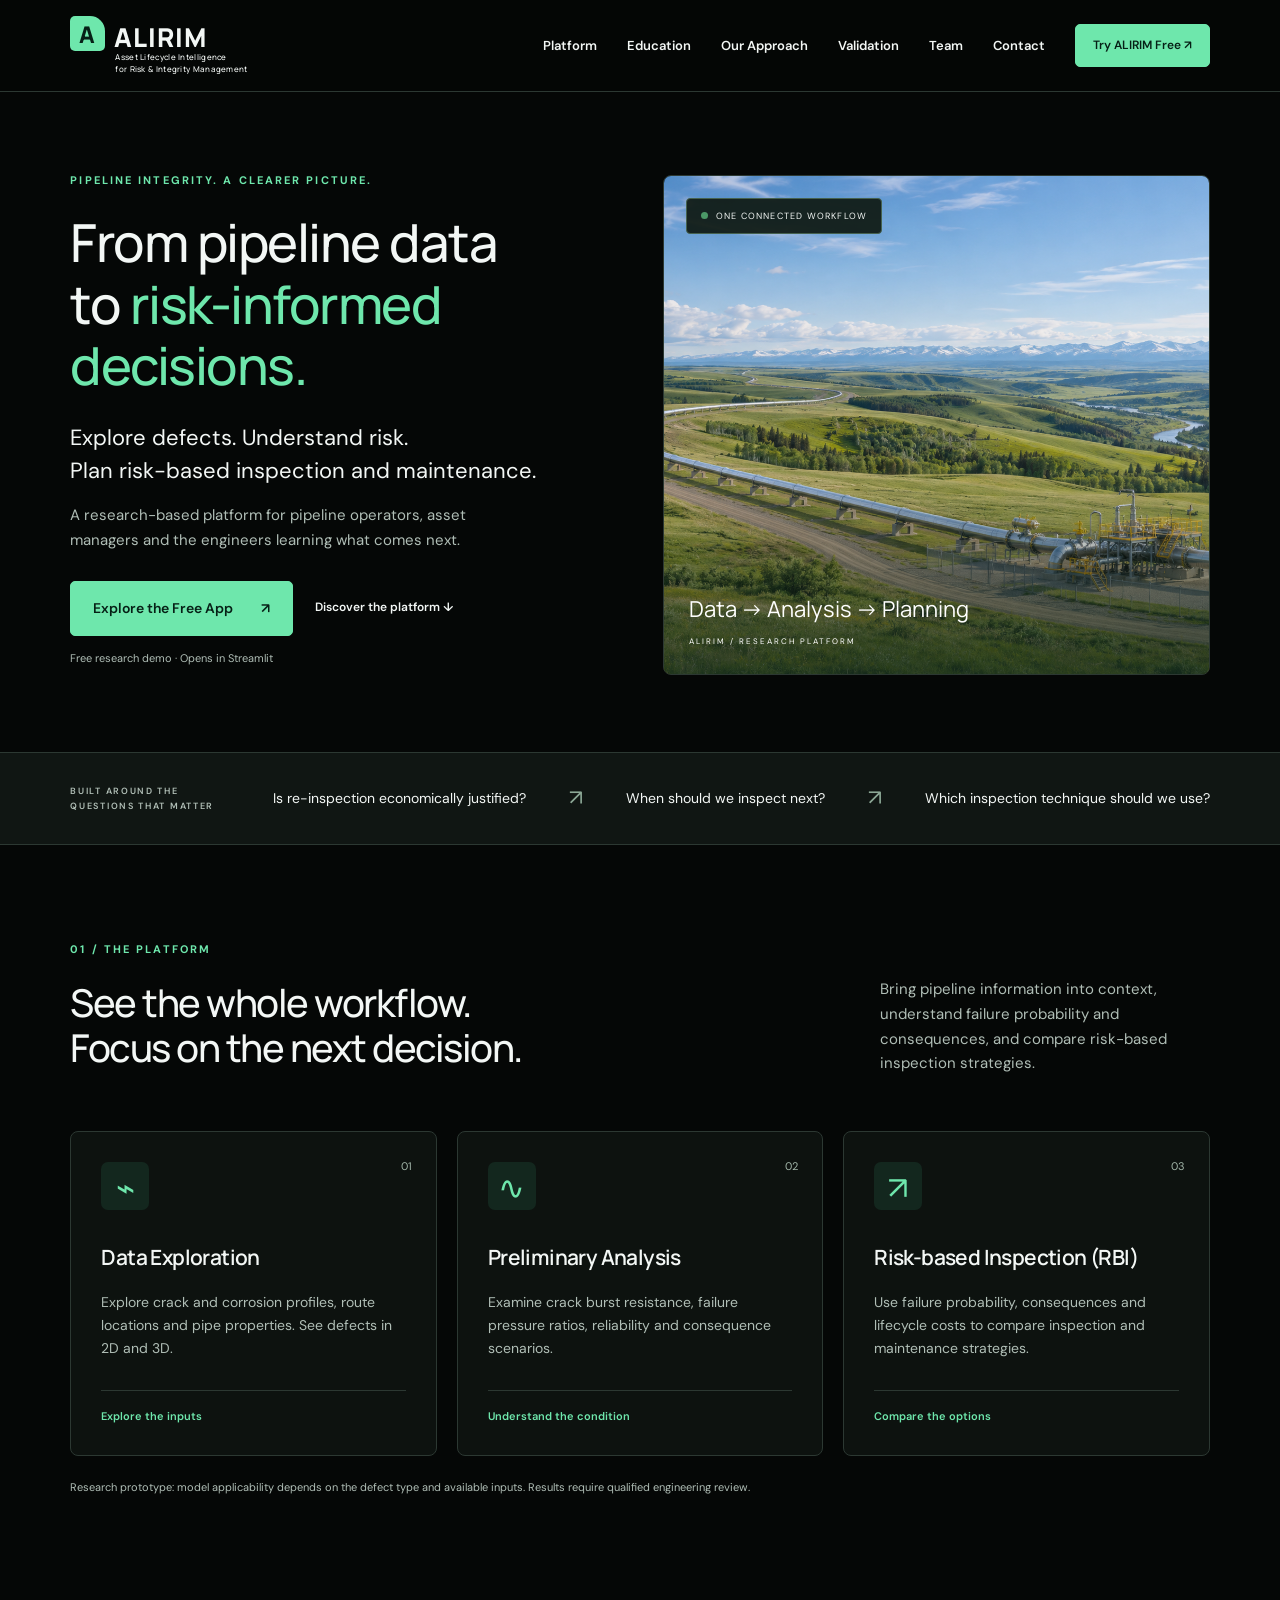
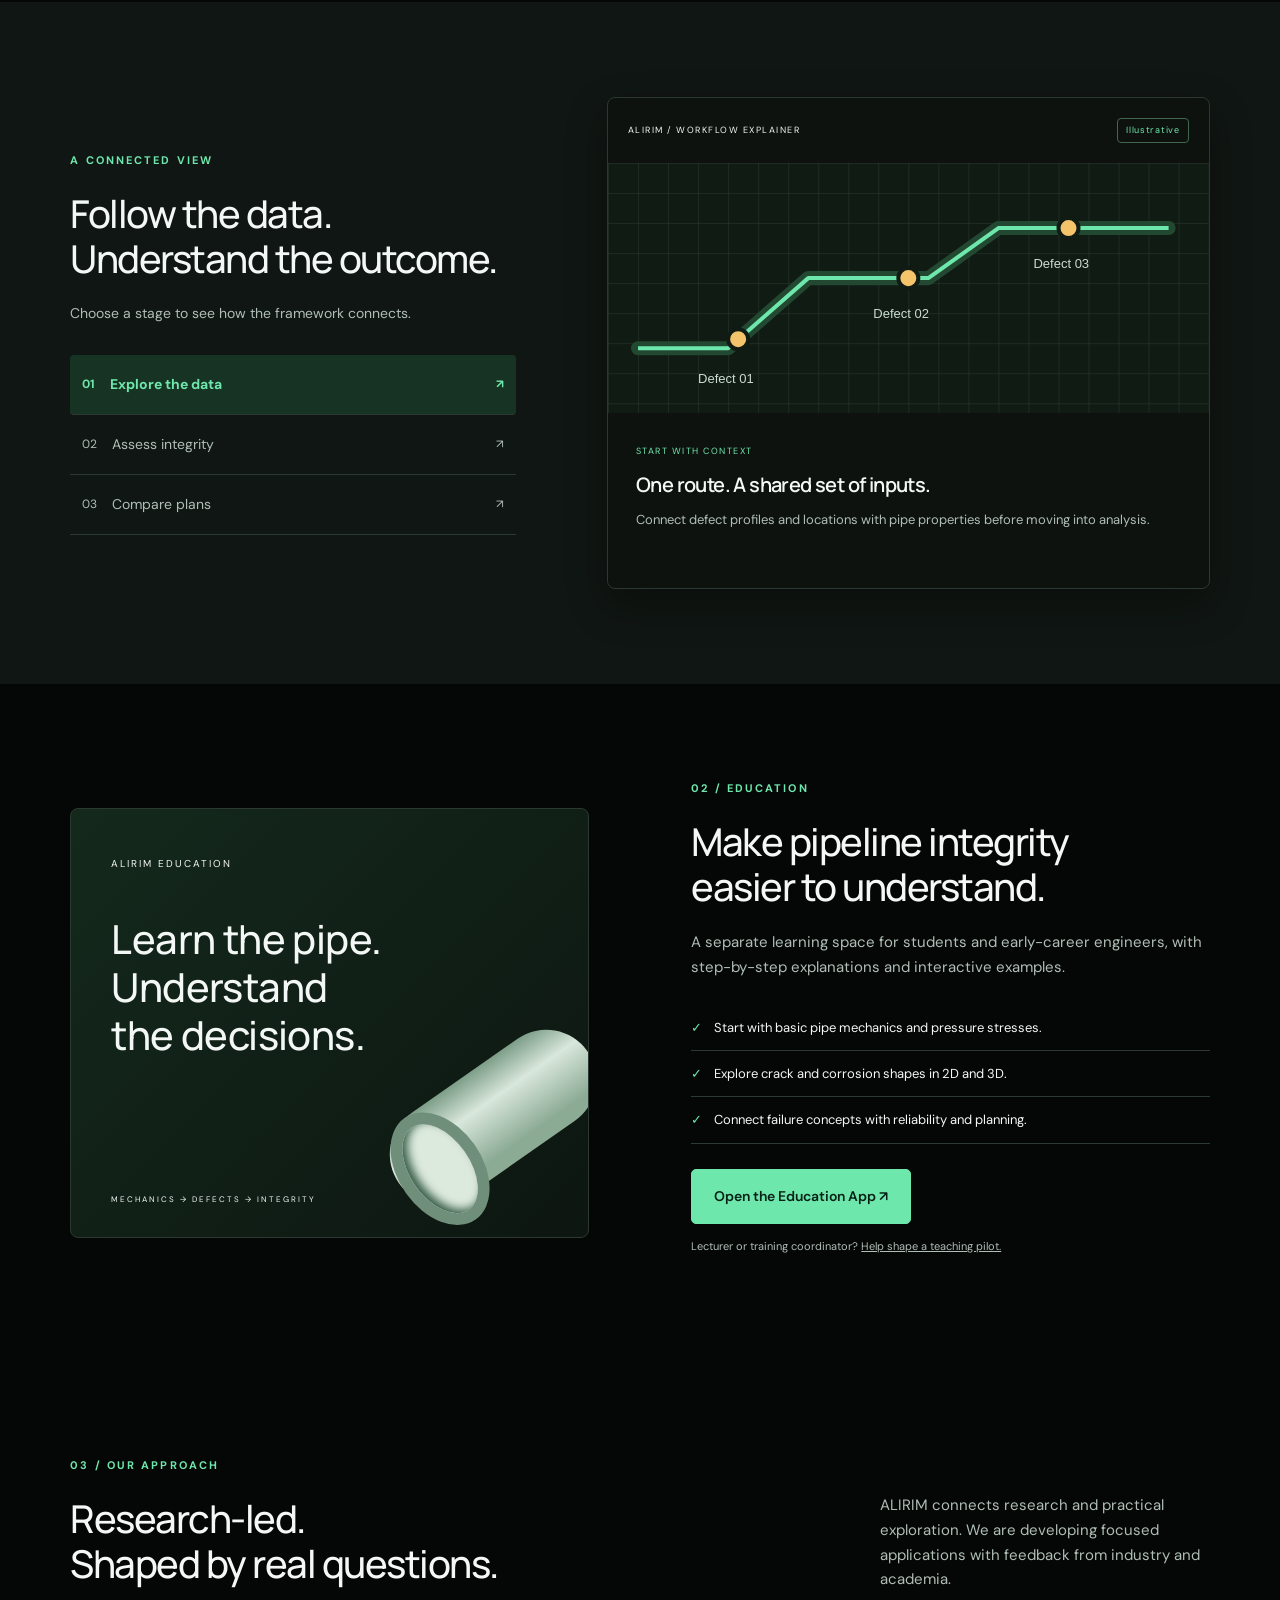
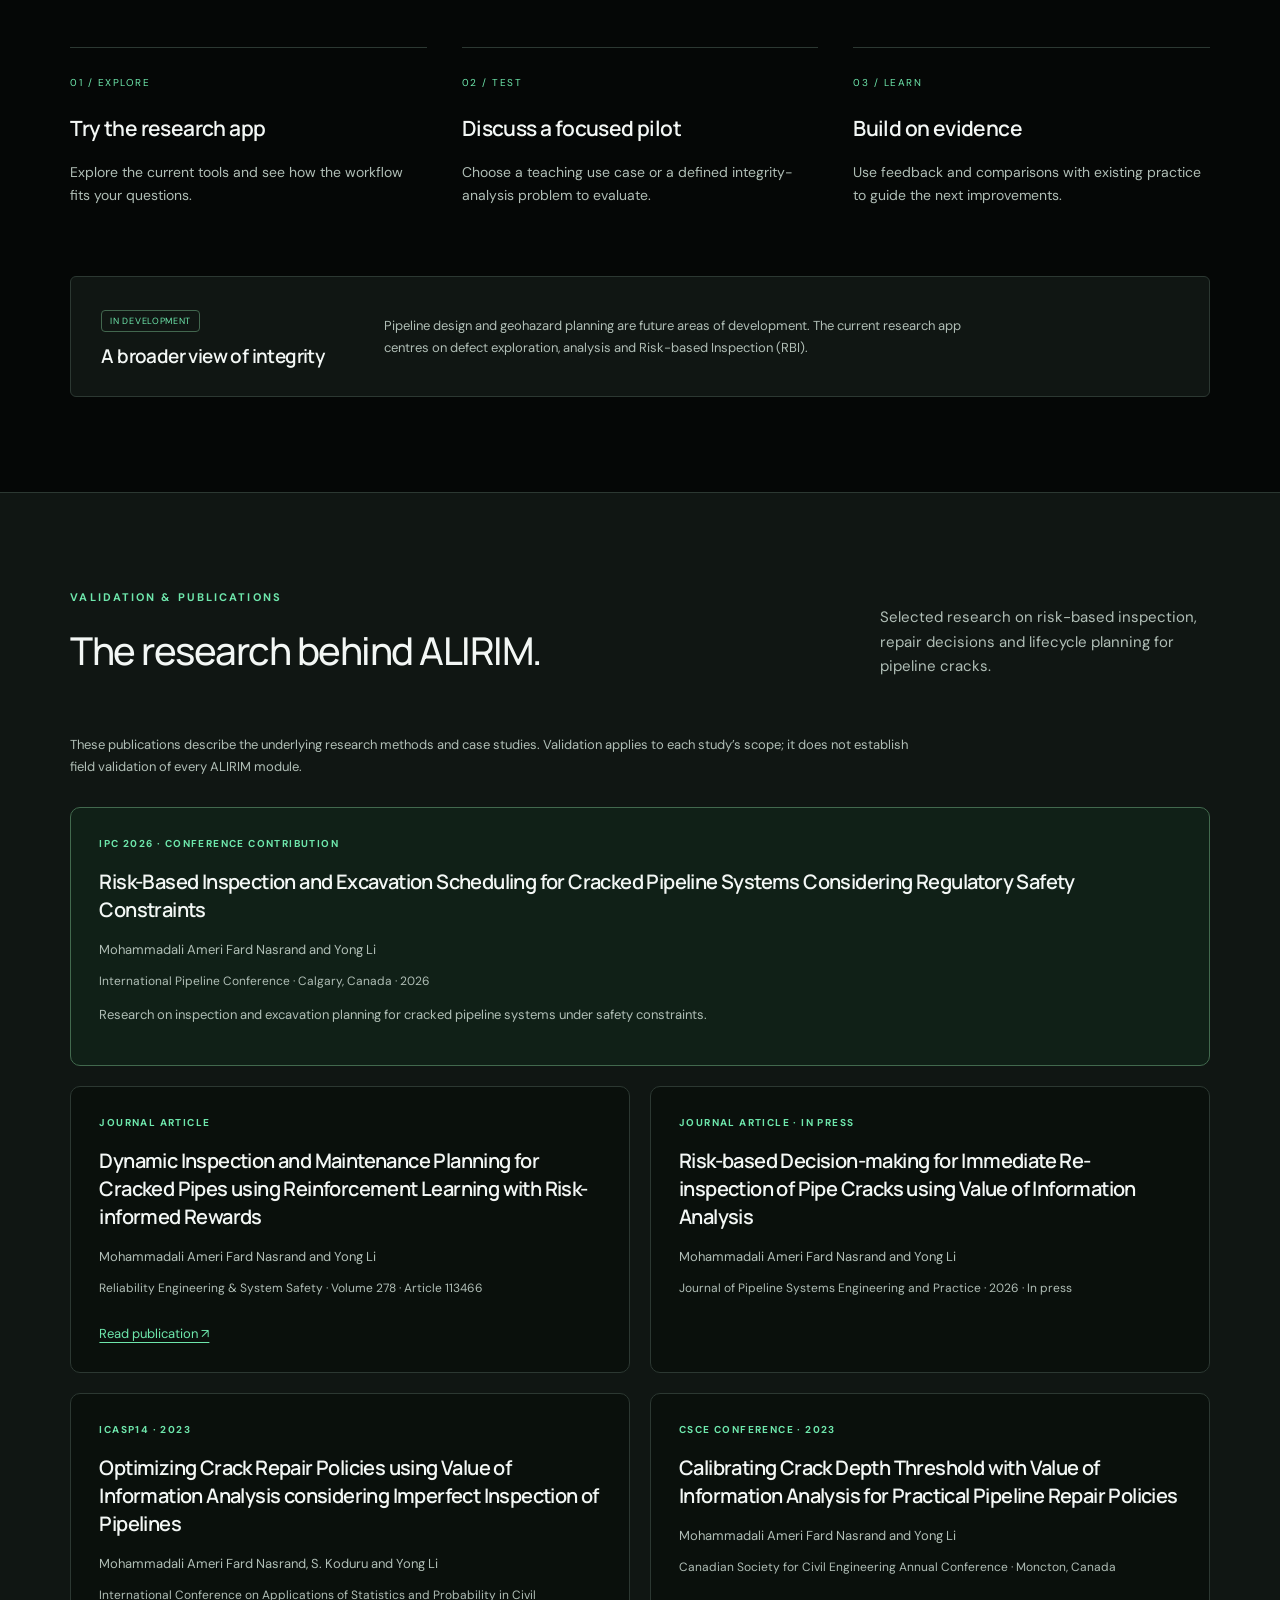
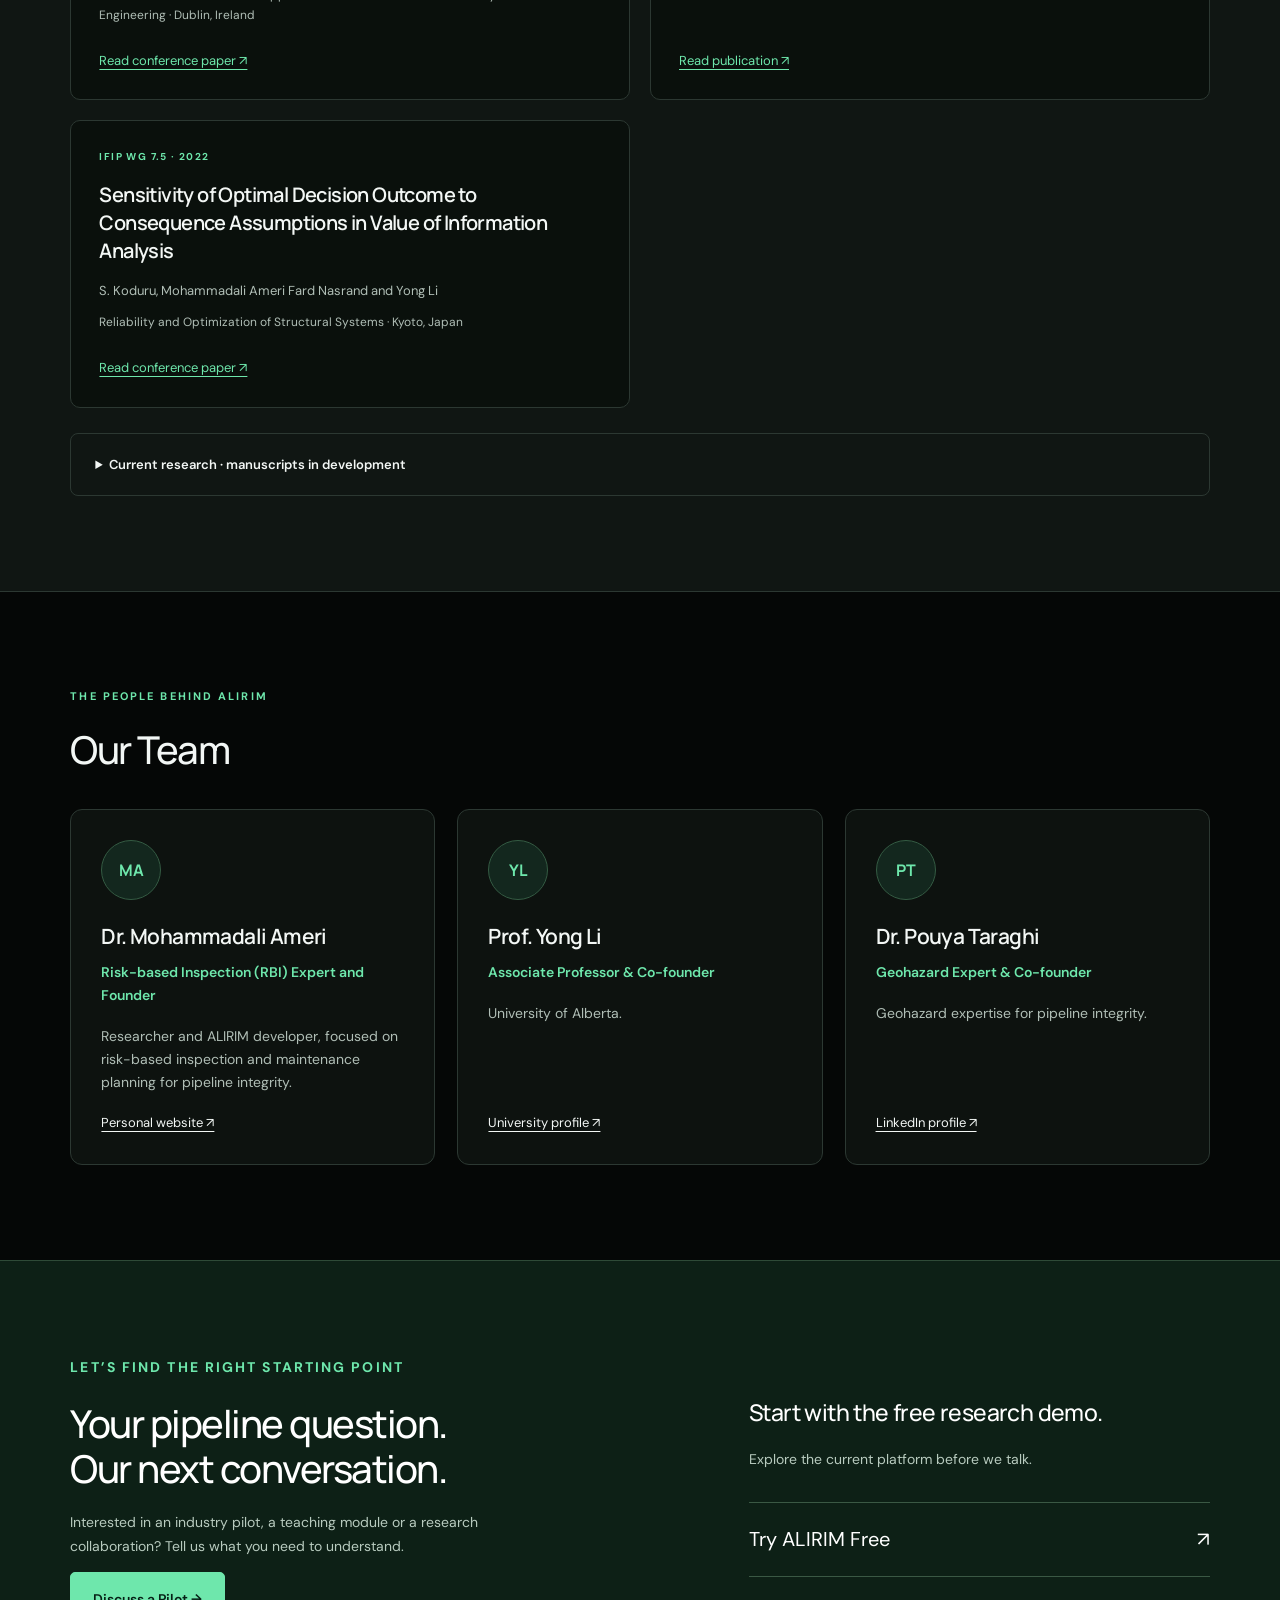
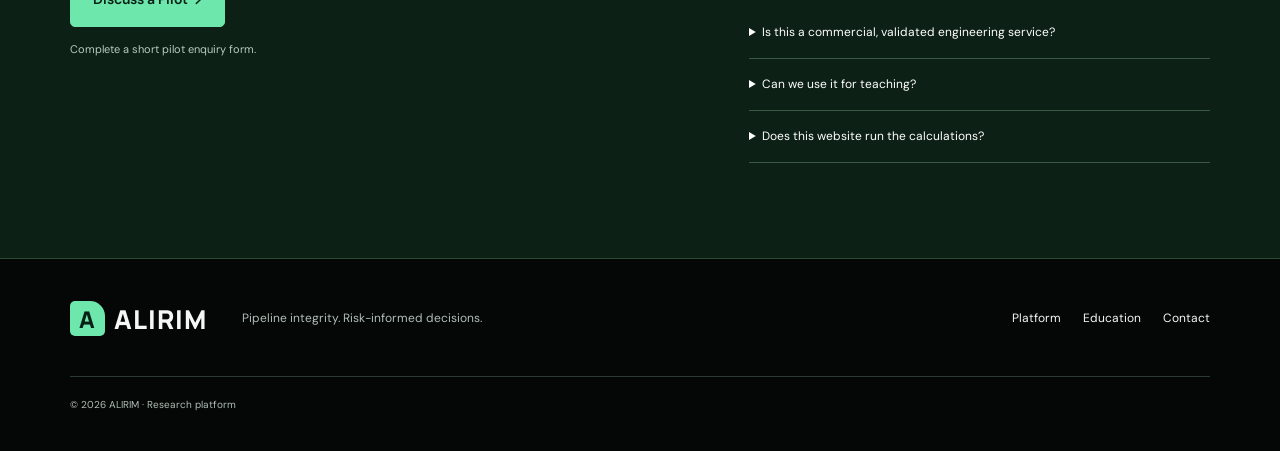
<file: index.html>
<!doctype html>
<!--
  ALIRIM WEBSITE — QUICK EDITING GUIDE

  Find a section using the numbered comments below (01 HOME, 02 PLATFORM, etc.).
  Change words between tags, for example: <h2>Your heading</h2>.
  Keep class, id, data-*, aria-* and script attributes unchanged when editing text.
  Button destinations are in href="...". Picture paths are in src="...".
  <br> starts a new line; <em> styles the highlighted words in the main headline.
  The clickable workflow descriptions are also defined in app.js (const stages).
  Save with Commit changes to main; GitHub Pages publishes automatically.

  SECTION INDEX
  HEADER / NAVIGATION
  01 HOME — main headline and introduction
  02 PLATFORM — Data Exploration, Preliminary Analysis and RBI
  03 WORKFLOW — interactive steps and pipeline illustration
  05 EDUCATION — learning app and benefits
  06 OUR APPROACH — pilots and future modules
  07 CONTACT — email and FAQ
  08 FOOTER — closing text and links
-->
<html lang="en">
  <!-- PAGE SETTINGS: browser-tab title, search description and stylesheet links -->
  <head>
    <meta charset="utf-8">
    <meta name="viewport" content="width=device-width,initial-scale=1">
    <meta name="description" content="ALIRIM brings pipeline data exploration, integrity analysis, risk-based inspection and education into one research platform.">
    <title>ALIRIM — From pipeline data to risk-informed decisions</title>
    <link rel="stylesheet" href="style.css?v=20261106-validation">
    <link rel="stylesheet" href="risk-style.css">
  </head>

  <body>
    <!-- HEADER: ALIRIM name and top navigation -->
    <header>
      <a class="brand" href="#home" aria-label="ALIRIM home"><span class="brand-icon">A</span> ALIRIM<span class="brand-small">Asset Lifecycle Intelligence<br>for Risk &amp; Integrity Management</span></a>
      <button class="menu" aria-expanded="false" aria-controls="nav">Menu ☰</button>
      <!-- NAVIGATION: add or rename menu links here; href must match a section id -->
      <nav id="nav">
        <a href="#platform">Platform</a>
        <a href="#education">Education</a>
        <a href="#approach">Our Approach</a>
        <a href="#validation">Validation</a>
        <a href="#team">Team</a>
        <a href="#contact">Contact</a>
        <a class="button small" href="https://pipeline-integrity-research.streamlit.app/" target="_blank" rel="noopener">Try ALIRIM Free ↗</a>
      </nav>
    </header>

    <main>
      <!-- 01 — HOME: main headline, introduction and free-app button -->
      <section class="hero" id="home">
        <div class="hero-copy">
          <p class="eyebrow">PIPELINE INTEGRITY. A CLEARER PICTURE.</p>
          <h1>From pipeline data<br>to <em>risk-informed decisions.</em></h1>
          <p class="lead">Explore defects. Understand risk.<br>Plan risk-based inspection and maintenance.</p>
          <p class="intro">A research-based platform for pipeline operators, asset managers and the engineers learning what comes next.</p>
          <div class="actions">
            <a class="button" target="_blank" rel="noopener" href="https://pipeline-integrity-research.streamlit.app/">Explore the Free App <span>↗</span></a>
            <a class="text-link" href="#platform">Discover the platform ↓</a>
          </div>
          <p class="micro">Free research demo · Opens in Streamlit</p>
        </div>
        <div class="hero-visual">
          <img src="assets/pipeline-hero.png" alt="Illustrative pipeline corridor in a green landscape">
          <div class="visual-tag">
            <span class="pulse"></span>
             ONE CONNECTED WORKFLOW
          </div>
          <div class="visual-bottom">
            <span>Data → Analysis → Planning</span>
            <span>ALIRIM / RESEARCH PLATFORM</span>
          </div>
        </div>
      </section>

      <div class="audience">
        <span>BUILT AROUND THE QUESTIONS THAT MATTER</span>
        <p>Is re-inspection economically justified?</p>
        <i>↗</i>
        <p>When should we inspect next?</p>
        <i>↗</i>
        <p>Which inspection technique should we use?</p>
      </div>
      <!-- 02 — PLATFORM: module titles and descriptions -->
      <section id="platform" class="section">
        <div class="section-head">
          <div>
            <p class="eyebrow">01 / THE PLATFORM</p>
            <h2>See the whole workflow.<br>Focus on the next decision.</h2>
          </div>
          <p>Bring pipeline information into context, understand failure probability and consequences, and compare risk-based inspection strategies.</p>
        </div>
        <div class="modules">
          <article>
            <span class="number">01</span>
            <div class="module-icon">
              ⌁
            </div>
            <h3>Data Exploration</h3>
            <p>Explore crack and corrosion profiles, route locations and pipe properties. See defects in 2D and 3D.</p>
            <span class="status">Explore the inputs</span>
          </article>
          <article>
            <span class="number">02</span>
            <div class="module-icon">
              ∿
            </div>
            <h3>Preliminary Analysis</h3>
            <p>Examine crack burst resistance, failure pressure ratios, reliability and consequence scenarios.</p>
            <span class="status">Understand the condition</span>
          </article>
          <article>
            <span class="number">03</span>
            <div class="module-icon">
              ↗
            </div>
            <h3>Risk-based Inspection (RBI)</h3>
            <p>Use failure probability, consequences and lifecycle costs to compare inspection and maintenance strategies.</p>
            <span class="status">Compare the options</span>
          </article>
        </div>
        <p class="scope">Research prototype: model applicability depends on the defect type and available inputs. Results require qualified engineering review.</p>
      </section>

      <!-- 03 — WORKFLOW: clickable steps and illustration -->
      <section class="workflow section">
        <div>
          <p class="eyebrow">A CONNECTED VIEW</p>
          <h2>Follow the data.<br>Understand the outcome.</h2>
          <p>Choose a stage to see how the framework connects.</p>
          <div class="steps" role="tablist" aria-label="Platform workflow">
            <button role="tab" aria-selected="true" id="tab-data" aria-controls="stage" data-stage="data">01 <span>Explore the data</span> ↗</button>
            <button role="tab" aria-selected="false" id="tab-analysis" aria-controls="stage" data-stage="analysis">02 <span>Assess integrity</span> ↗</button>
            <button role="tab" aria-selected="false" id="tab-planning" aria-controls="stage" data-stage="planning">03 <span>Compare plans</span> ↗</button>
          </div>
        </div>
        <div class="preview" id="stage" role="tabpanel" aria-labelledby="tab-data">
          <div class="preview-top">
            <span>ALIRIM / WORKFLOW EXPLAINER</span>
            <span class="pill">Illustrative</span>
          </div>
          <svg viewBox="0 0 600 250" role="img" aria-label="Illustrative pipeline route with three defect locations">
            <defs>
              <pattern id="grid" width="30" height="30" patternUnits="userSpaceOnUse">
                <path d="M30 0H0V30" fill="none" stroke="#dbe6de" stroke-width=".6"/>
              </pattern>
            </defs>
            <rect width="600" height="250" fill="url(#grid)"/>
            <path class="route-under" d="M30 185L120 185L200 115L320 115L390 65L560 65"/>
            <path class="route" d="M30 185L120 185L200 115L320 115L390 65L560 65"/>
            <g class="nodes">
              <circle cx="130" cy="176" r="10"/>
              <circle cx="300" cy="115" r="10"/>
              <circle cx="460" cy="65" r="10"/>
            </g>
            <g fill="#395348" font-size="13" font-family="sans-serif">
              <text x="90" y="220">Defect 01</text>
              <text x="265" y="155">Defect 02</text>
              <text x="425" y="105">Defect 03</text>
            </g>
          </svg>
          <div class="preview-details">
            <span id="stage-kicker">START WITH CONTEXT</span>
            <h3 id="stage-title">One route. A shared set of inputs.</h3>
            <p id="stage-text">Connect defect profiles and locations with pipe properties before moving into analysis.</p>
          </div>
        </div>
      </section>

      <!-- 05 — EDUCATION: description, benefits and education-app link -->
      <section class="education section" id="education">
        <div class="book-art" aria-label="Pipeline learning path illustration">
          <span class="book-top">ALIRIM EDUCATION</span>
          <h3>Learn the pipe.<br>Understand<br>the decisions.</h3>
          <div class="pipe-art">
            <div>
            </div>
          </div>
          <span class="book-bottom">MECHANICS → DEFECTS → INTEGRITY</span>
        </div>
        <div>
          <p class="eyebrow">02 / EDUCATION</p>
          <h2>Make pipeline integrity<br>easier to understand.</h2>
          <p>A separate learning space for students and early-career engineers, with step-by-step explanations and interactive examples.</p>
          <ul class="benefits">
            <li>Start with basic pipe mechanics and pressure stresses.</li>
            <li>Explore crack and corrosion shapes in 2D and 3D.</li>
            <li>Connect failure concepts with reliability and planning.</li>
          </ul>
          <a class="button" href="https://alirim-education.streamlit.app/" target="_blank" rel="noopener">Open the Education App ↗</a>
          <p class="micro">Lecturer or training coordinator? <a href="#contact">Help shape a teaching pilot.</a></p>
        </div>
      </section>

      <!-- 06 — OUR APPROACH: research, pilots and future modules -->
      <section id="approach" class="section">
        <div class="section-head">
          <div>
            <p class="eyebrow">03 / OUR APPROACH</p>
            <h2>Research-led.<br>Shaped by real questions.</h2>
          </div>
          <p>ALIRIM connects research and practical exploration. We are developing focused applications with feedback from industry and academia.</p>
        </div>
        <div class="principles">
          <article>
            <span>01 / EXPLORE</span>
            <h3>Try the research app</h3>
            <p>Explore the current tools and see how the workflow fits your questions.</p>
          </article>
          <article>
            <span>02 / TEST</span>
            <h3>Discuss a focused pilot</h3>
            <p>Choose a teaching use case or a defined integrity-analysis problem to evaluate.</p>
          </article>
          <article>
            <span>03 / LEARN</span>
            <h3>Build on evidence</h3>
            <p>Use feedback and comparisons with existing practice to guide the next improvements.</p>
          </article>
        </div>
        <div class="future">
          <div>
            <span class="pill">IN DEVELOPMENT</span>
            <h3>A broader view of integrity</h3>
          </div>
          <p>Pipeline design and geohazard planning are future areas of development. The current research app centres on defect exploration, analysis and Risk-based Inspection (RBI).</p>
        </div>
      </section>

      <!-- VALIDATION — research publications: edit titles, authors, status and links here -->
      <section class="section validation-section" id="validation" aria-labelledby="validation-title">
        <div class="section-head">
          <div>
            <p class="eyebrow">VALIDATION &amp; PUBLICATIONS</p>
            <h2 id="validation-title">The research behind ALIRIM.</h2>
          </div>
          <p>Selected research on risk-based inspection, repair decisions and lifecycle planning for pipeline cracks.</p>
        </div>
        <p class="validation-note">These publications describe the underlying research methods and case studies. Validation applies to each study’s scope; it does not establish field validation of every ALIRIM module.</p>
        <div class="publication-grid">
          <article class="publication-card publication-featured">
            <span class="publication-type">IPC 2026 · CONFERENCE CONTRIBUTION</span>
            <h3>Risk-Based Inspection and Excavation Scheduling for Cracked Pipeline Systems Considering Regulatory Safety Constraints</h3>
            <p>Mohammadali Ameri Fard Nasrand and Yong Li</p>
            <p class="publication-venue">International Pipeline Conference · Calgary, Canada · 2026</p>
            <p class="publication-detail">Research on inspection and excavation planning for cracked pipeline systems under safety constraints.</p>
          </article>
          <article class="publication-card">
            <span class="publication-type">JOURNAL ARTICLE</span>
            <h3>Dynamic Inspection and Maintenance Planning for Cracked Pipes using Reinforcement Learning with Risk-informed Rewards</h3>
            <p>Mohammadali Ameri Fard Nasrand and Yong Li</p>
            <p class="publication-venue">Reliability Engineering &amp; System Safety · Volume 278 · Article 113466</p>
            <a href="https://doi.org/10.1016/j.ress.2026.113466" target="_blank" rel="noopener">Read publication ↗</a>
          </article>
          <article class="publication-card">
            <span class="publication-type">JOURNAL ARTICLE · IN PRESS</span>
            <h3>Risk-based Decision-making for Immediate Re-inspection of Pipe Cracks using Value of Information Analysis</h3>
            <p>Mohammadali Ameri Fard Nasrand and Yong Li</p>
            <p class="publication-venue">Journal of Pipeline Systems Engineering and Practice · 2026 · In press</p>
          </article>
          <article class="publication-card">
            <span class="publication-type">ICASP14 · 2023</span>
            <h3>Optimizing Crack Repair Policies using Value of Information Analysis considering Imperfect Inspection of Pipelines</h3>
            <p>Mohammadali Ameri Fard Nasrand, S. Koduru and Yong Li</p>
            <p class="publication-venue">International Conference on Applications of Statistics and Probability in Civil Engineering · Dublin, Ireland</p>
            <a href="https://hdl.handle.net/2262/103634" target="_blank" rel="noopener">Read conference paper ↗</a>
          </article>
          <article class="publication-card">
            <span class="publication-type">CSCE CONFERENCE · 2023</span>
            <h3>Calibrating Crack Depth Threshold with Value of Information Analysis for Practical Pipeline Repair Policies</h3>
            <p>Mohammadali Ameri Fard Nasrand and Yong Li</p>
            <p class="publication-venue">Canadian Society for Civil Engineering Annual Conference · Moncton, Canada</p>
            <a href="https://doi.org/10.1007/978-3-031-61539-9_18" target="_blank" rel="noopener">Read publication ↗</a>
          </article>
          <article class="publication-card">
            <span class="publication-type">IFIP WG 7.5 · 2022</span>
            <h3>Sensitivity of Optimal Decision Outcome to Consequence Assumptions in Value of Information Analysis</h3>
            <p>S. Koduru, Mohammadali Ameri Fard Nasrand and Yong Li</p>
            <p class="publication-venue">Reliability and Optimization of Structural Systems · Kyoto, Japan</p>
            <a href="https://doi.org/10.14989/ifipwg75_2022_4" target="_blank" rel="noopener">Read conference paper ↗</a>
          </article>
        </div>
        <details class="research-in-progress">
          <summary>Current research · manuscripts in development</summary>
          <ul>
            <li>Risk-based scheduling for multiple delayed inspections of less severe pipe cracks considering uncertain crack growth.</li>
            <li>Risk-based inspection planning for pipeline systems containing multiple joints under uncertain crack birth and growth.</li>
            <li>Delayed inspection planning with optimized reliability-based repair criteria for pipelines with individual and populations of growing cracks.</li>
          </ul>
          <p>Work in progress, listed separately from published research.</p>
        </details>
      </section>

      <!-- 06 — TEAM: edit names, roles, descriptions and profile links here -->
      <section class="section team-section" id="team" aria-labelledby="team-title">
        <p class="eyebrow">THE PEOPLE BEHIND ALIRIM</p>
        <h2 id="team-title">Our Team</h2>
        <div class="team-grid">
          <article class="team-card">
            <span class="team-initials" aria-hidden="true">MA</span>
            <h3>Dr. Mohammadali Ameri</h3>
            <p class="team-role">Risk-based Inspection (RBI) Expert and Founder</p>
            <p>Researcher and ALIRIM developer, focused on risk-based inspection and maintenance planning for pipeline integrity.</p>
            <a class="team-profile" href="https://aliameri75.github.io/" target="_blank" rel="noopener">Personal website ↗</a>
          </article>
          <article class="team-card">
            <span class="team-initials" aria-hidden="true">YL</span>
            <h3>Prof. Yong Li</h3>
            <p class="team-role">Associate Professor &amp; Co-founder</p>
            <p>University of Alberta.</p>
            <a class="team-profile" href="https://apps.ualberta.ca/directory/person/yong9" target="_blank" rel="noopener">University profile ↗</a>
          </article>
          <article class="team-card">
            <span class="team-initials" aria-hidden="true">PT</span>
            <h3>Dr. Pouya Taraghi</h3>
            <p class="team-role">Geohazard Expert &amp; Co-founder</p>
            <p>Geohazard expertise for pipeline integrity.</p>
            <a class="team-profile" href="https://ca.linkedin.com/in/pouya-taraghi-ph-d-e-i-t-094511137" target="_blank" rel="noopener">LinkedIn profile ↗</a>
          </article>
        </div>
      </section>

      <!-- 07 — CONTACT: email button and frequently asked questions -->
      <section class="contact section" id="contact">
        <div>
          <p class="eyebrow">LET’S FIND THE RIGHT STARTING POINT</p>
          <h2>Your pipeline question.<br>Our next conversation.</h2>
          <p>Interested in an industry pilot, a teaching module or a research collaboration? Tell us what you need to understand.</p>
          <a class="button light" href="pilot.html">Discuss a Pilot →</a>
          <p class="micro">Complete a short pilot enquiry form.</p>
        </div>
        <div class="contact-right">
          <h3>Start with the free research demo.</h3>
          <p>Explore the current platform before we talk.</p>
          <a class="contact-launch" href="https://pipeline-integrity-research.streamlit.app/" target="_blank" rel="noopener">Try ALIRIM Free <span>↗</span></a>
          <details>
            <summary>Is this a commercial, validated engineering service?</summary>
            <p>The current app is a research prototype. It supports exploration and learning; operational decisions need qualified engineering review and appropriate model validation.</p>
          </details>
          <details>
            <summary>Can we use it for teaching?</summary>
            <p>The education app is available to explore. Contact us to discuss a focused teaching pilot and provide feedback.</p>
          </details>
          <details>
            <summary>Does this website run the calculations?</summary>
            <p>No. The buttons open the separate ALIRIM Streamlit apps. Those apps run their own calculations and have their own hosting.</p>
          </details>
        </div>
      </section>

    </main>
    <!-- 08 — FOOTER: closing text, links and copyright -->
    <footer>
      <a class="brand" href="#home"><span class="brand-icon">A</span> ALIRIM</a>
      <p>Pipeline integrity. Risk-informed decisions.</p>
      <div>
        <a href="#platform">Platform</a>
        <a href="#education">Education</a>
        <a href="mailto:amerifar@ualberta.ca">Contact</a>
      </div>
      <small>© <span id="year">2026</span> ALIRIM · Research platform</small>
    </footer>

    <script src="app.js">
    </script>
  </body>
</html>
</file>
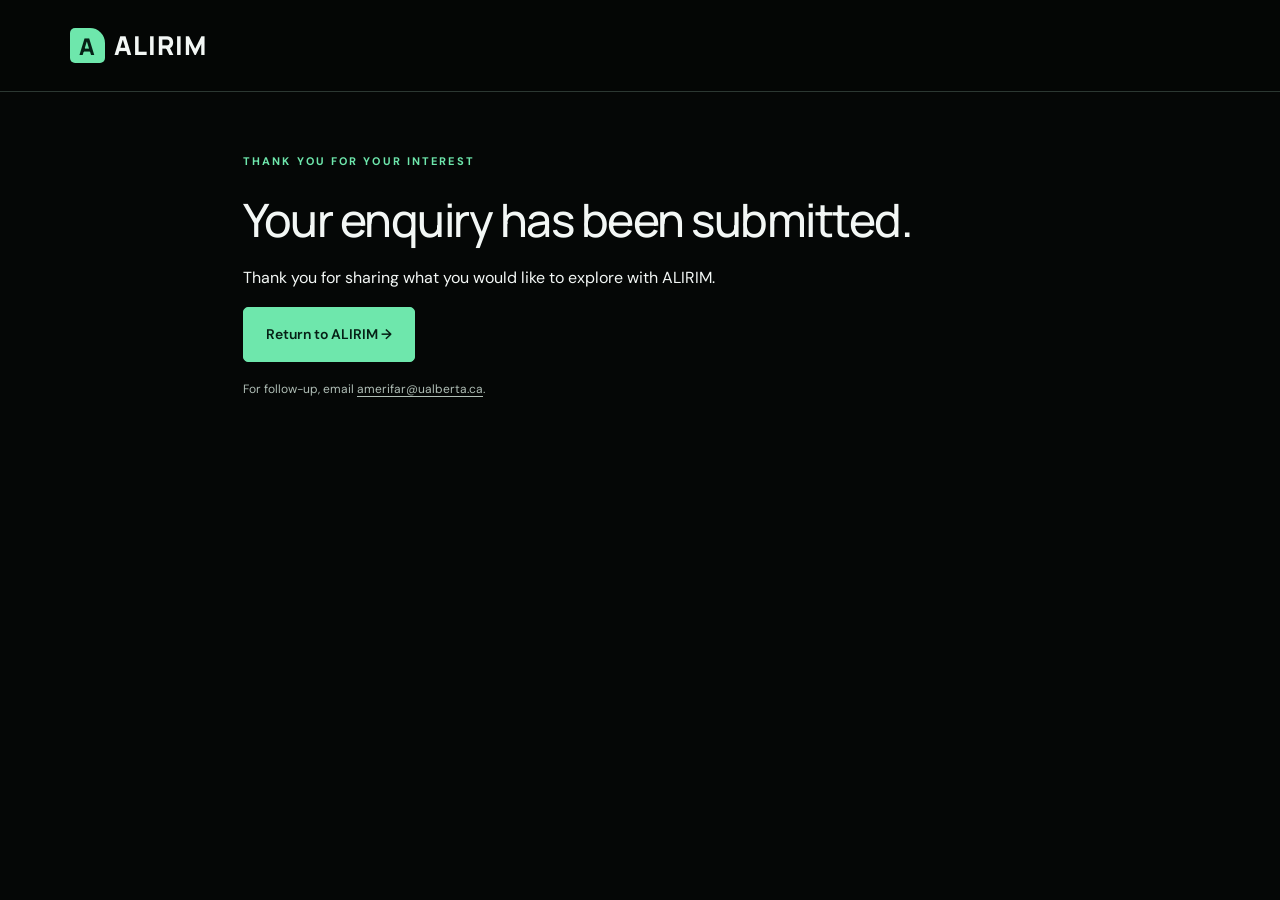
<file: pilot-request-sent.html>
<!doctype html>
<html lang="en">
  <head>
    <meta charset="utf-8">
    <meta name="viewport" content="width=device-width,initial-scale=1">
    <meta name="robots" content="noindex">
    <title>Pilot Enquiry Submitted | ALIRIM</title>
    <link rel="stylesheet" href="style.css?v=20261105-dark">
    <link rel="stylesheet" href="pilot.css?v=20261105-dark">
  </head>
  <body>
    <header><a class="brand" href="./"><span class="brand-icon">A</span> ALIRIM</a></header>
    <main class="pilot-page">
      <p class="eyebrow">THANK YOU FOR YOUR INTEREST</p>
      <h1>Your enquiry has been submitted.</h1>
      <p>Thank you for sharing what you would like to explore with ALIRIM.</p>
      <a class="button" href="./">Return to ALIRIM →</a>
      <p class="form-note">For follow-up, email <a href="mailto:amerifar@ualberta.ca">amerifar@ualberta.ca</a>.</p>
    </main>
  </body>
</html>
</file>
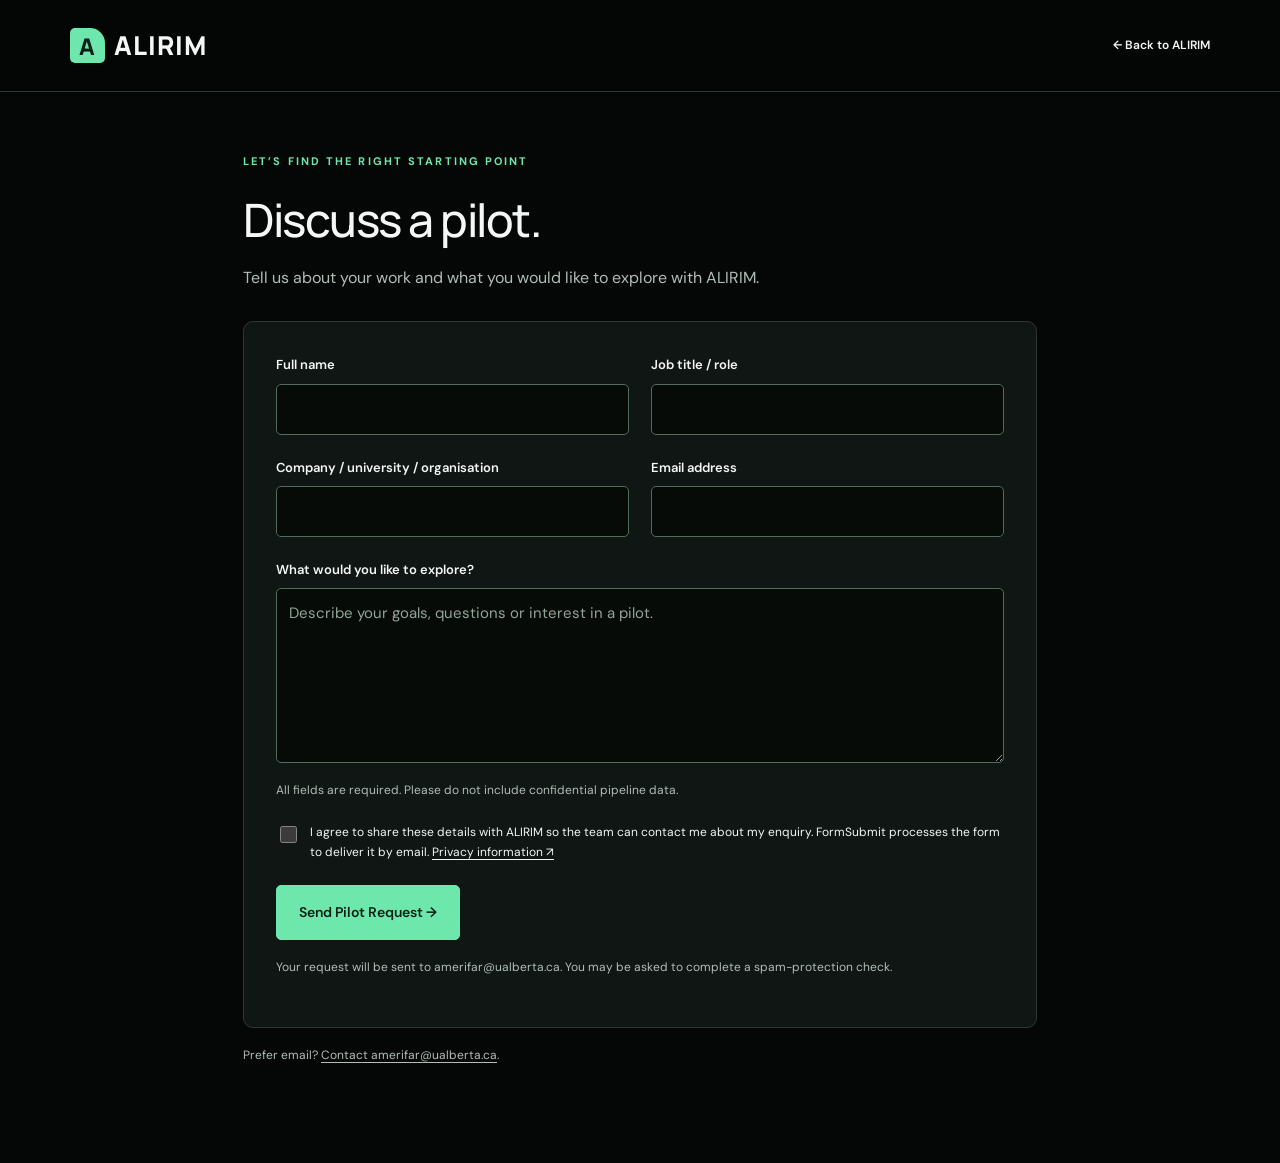
<file: pilot.html>
<!doctype html>
<html lang="en">
  <head>
    <meta charset="utf-8">
    <meta name="viewport" content="width=device-width,initial-scale=1">
    <meta name="description" content="Tell ALIRIM about your interest in a pipeline integrity or education pilot.">
    <title>Discuss a Pilot | ALIRIM</title>
    <link rel="stylesheet" href="style.css?v=20261105-dark">
    <link rel="stylesheet" href="pilot.css?v=20261105-dark">
  </head>
  <body>
    <header>
      <a class="brand" href="./" aria-label="ALIRIM home"><span class="brand-icon">A</span> ALIRIM</a>
      <a class="text-link" href="./#contact">← Back to ALIRIM</a>
    </header>
    <main class="pilot-page">
      <!-- PILOT FORM INTRODUCTION: edit the heading and introductory text here. -->
      <p class="eyebrow">LET’S FIND THE RIGHT STARTING POINT</p>
      <h1>Discuss a pilot.</h1>
      <p class="pilot-intro">Tell us about your work and what you would like to explore with ALIRIM.</p>

      <!-- DELIVERY: FormSubmit forwards requests to the address in action.
           The recipient must activate the form using the email sent after its first submission.
           Keep name attributes: they determine which answers appear in the email.
           Keep the default CAPTCHA enabled to reduce spam. -->
      <form class="pilot-form" action="https://formsubmit.co/amerifar@ualberta.ca" method="POST">
        <input type="hidden" name="_subject" value="ALIRIM — New pilot request">
        <input type="hidden" name="_template" value="table">
        <input type="hidden" name="_next" value="https://aliameri75.github.io/alirim-website/pilot-request-sent.html">
        <input type="hidden" name="_url" value="https://aliameri75.github.io/alirim-website/pilot.html">
        <div class="form-grid">
          <div class="field">
            <label for="pilot-name">Full name</label>
            <input id="pilot-name" name="name" type="text" autocomplete="name" maxlength="150" required>
          </div>
          <div class="field">
            <label for="pilot-title">Job title / role</label>
            <input id="pilot-title" name="job_title" type="text" autocomplete="organization-title" maxlength="150" required>
          </div>
          <div class="field">
            <label for="pilot-company">Company / university / organisation</label>
            <input id="pilot-company" name="company" type="text" autocomplete="organization" maxlength="200" required>
          </div>
          <div class="field">
            <label for="pilot-email">Email address</label>
            <input id="pilot-email" name="email" type="email" autocomplete="email" maxlength="254" required>
          </div>
          <div class="field full-width">
            <label for="pilot-message">What would you like to explore?</label>
            <textarea id="pilot-message" name="message" rows="6" maxlength="5000" placeholder="Describe your goals, questions or interest in a pilot." required></textarea>
          </div>
        </div>
        <p class="form-note">All fields are required. Please do not include confidential pipeline data.</p>
        <label class="consent"><input name="contact_consent" type="checkbox" value="Yes — contact me about this pilot enquiry" required><span>I agree to share these details with ALIRIM so the team can contact me about my enquiry. FormSubmit processes the form to deliver it by email. <a href="https://formsubmit.co/privacy.pdf" target="_blank" rel="noopener">Privacy information ↗</a></span></label>
        <button class="button" type="submit">Send Pilot Request →</button>
        <p class="form-note">Your request will be sent to amerifar@ualberta.ca. You may be asked to complete a spam-protection check.</p>
      </form>
      <p class="form-note">Prefer email? <a href="mailto:amerifar@ualberta.ca?subject=ALIRIM%20pilot%20enquiry">Contact amerifar@ualberta.ca</a>.</p>
    </main>
  </body>
</html>
</file>
<file: style.css>
@import url('https://fonts.googleapis.com/css2?family=DM+Sans:wght@400;500;600;700&family=Manrope:wght@400;500;600;700;800&display=swap');
:root{--ink:#17382c;--green:#236c4c;--mint:#eaf2ed;--line:#dce5df;--muted:#65776d;--paper:#fafbf8}*{box-sizing:border-box}html{scroll-behavior:smooth;scroll-padding-top:95px}body{margin:0;background:white;color:var(--ink);font-family:'DM Sans',Arial,sans-serif;line-height:1.65}a{color:inherit;text-decoration:none}button{font:inherit;cursor:pointer}header{height:92px;display:flex;align-items:center;justify-content:space-between;padding:0 5.5%;border-bottom:1px solid var(--line);background:#fffffff5;position:sticky;top:0;z-index:20;backdrop-filter:blur(12px)}.brand{display:flex;align-items:center;font-family:Manrope,Arial,sans-serif;font-size:26px;font-weight:800;letter-spacing:1px;position:relative;gap:9px}.brand-icon{display:grid;place-items:center;width:35px;height:35px;color:white;background:var(--green);border-radius:5px 15px 5px 5px;font-size:23px}.brand-small{font-size:8px;letter-spacing:1.8px;position:absolute;left:45px;top:36px;white-space:nowrap}nav{display:flex;align-items:center;gap:30px;font-size:13px;font-weight:600}.button{display:inline-flex;align-items:center;justify-content:center;gap:28px;padding:15px 22px;background:var(--green);border:1px solid var(--green);border-radius:5px;color:white;font-size:14px;font-weight:600;transition:background .2s,transform .2s}.button:hover{background:#164d35;transform:translateY(-2px)}.button.small{padding:11px 17px;font-size:12px}.menu{display:none}.hero{display:grid;grid-template-columns:1fr 1fr;gap:4%;padding:70px 5.5% 65px;min-height:660px;align-items:center}.eyebrow{font-size:11px;font-weight:700;letter-spacing:2.1px;color:var(--green);margin:0 0 23px}h1,h2,h3{font-family:Manrope,Arial,sans-serif;line-height:1.17;letter-spacing:-1.5px}h1{font-size:clamp(38px,4.1vw,66px);font-weight:500;margin:0 0 25px}h1 em{font-style:normal;color:var(--green)}.lead{font-size:22px;line-height:1.5;margin:0 0 16px}.intro{color:var(--muted);font-size:15px;max-width:450px}.actions{display:flex;align-items:center;gap:22px;margin-top:28px}.text-link{font-size:12px;font-weight:600}.micro{font-size:11px;color:var(--muted);margin-top:13px}.micro a{text-decoration:underline}.hero-visual{height:500px;position:relative;border-radius:8px;overflow:hidden;background:#dfe9e0}.hero-visual>img{width:100%;height:100%;object-fit:cover}.hero-visual:after{content:'';position:absolute;inset:60% 0 0;background:linear-gradient(transparent,#10291fc2)}.visual-tag{position:absolute;top:22px;left:22px;background:white;border-radius:4px;padding:10px 14px;font-size:9px;letter-spacing:1.2px;display:flex;align-items:center;gap:8px}.pulse{width:7px;height:7px;background:#4b9867;border-radius:50%}.visual-bottom{position:absolute;z-index:1;bottom:25px;left:25px;right:25px;display:flex;flex-direction:column;gap:8px;color:white}.visual-bottom span:first-child{font-size:22px;font-family:Manrope,sans-serif}.visual-bottom span:last-child{font-size:8px;letter-spacing:2px}.audience{display:flex;align-items:center;justify-content:space-between;padding:20px 5.5%;background:var(--paper);border-block:1px solid var(--line);gap:20px}.audience>span{max-width:160px;font-size:9px;letter-spacing:1.7px;font-weight:600;color:var(--muted)}.audience p{font-size:14px}.audience i{color:#8ca896;font-size:22px}.section{padding:95px 5.5%}.section-head{display:flex;align-items:flex-end;justify-content:space-between;gap:70px;margin-bottom:40px}.section-head>p{max-width:330px;font-size:15px;color:var(--muted)}h2{font-size:clamp(30px,3vw,45px);font-weight:500;margin:0 0 20px}h3{letter-spacing:-.6px;font-weight:600;font-size:21px}.modules{display:grid;grid-template-columns:repeat(3,1fr);gap:20px}.modules article{border:1px solid var(--line);border-radius:8px;padding:30px;position:relative;transition:box-shadow .2s}.modules article:hover{box-shadow:0 15px 40px #183f3010}.number{position:absolute;right:24px;top:25px;font-size:11px;color:#94a69a}.module-icon{width:48px;height:48px;border-radius:7px;background:var(--mint);display:grid;place-items:center;font-size:32px;color:var(--green);margin-bottom:35px}.modules p,.principles p{font-size:14px;color:var(--muted)}.status{display:block;margin-top:30px;border-top:1px solid var(--line);padding-top:16px;font-size:11px;color:var(--green);font-weight:600}.scope{font-size:11px;color:var(--muted);margin-top:22px}.workflow{background:var(--paper);display:grid;grid-template-columns:.85fr 1.15fr;gap:8%;align-items:center}.workflow>div>p:not(.eyebrow){color:var(--muted);font-size:14px}.steps{display:grid;margin-top:30px}.steps button{display:flex;align-items:center;gap:15px;text-align:left;padding:18px 12px;border:0;border-bottom:1px solid var(--line);background:transparent;color:var(--muted);font-size:12px}.steps button span{flex:1;font-size:14px}.steps button[aria-selected=true]{color:var(--green);background:#e6eee8;border-radius:4px;font-weight:700}.preview{background:white;border:1px solid var(--line);box-shadow:0 16px 40px #1e443009;border-radius:8px;overflow:hidden}.preview-top{padding:20px;display:flex;align-items:center;justify-content:space-between;font-size:9px;letter-spacing:1.5px}.pill{font-size:9px;letter-spacing:.7px;border:1px solid #bed1c3;border-radius:4px;padding:4px 8px;color:var(--green)}.preview svg{width:100%;display:block;background:#f2f6f0}.route-under{fill:none;stroke:#b9d0bb;stroke-width:14;stroke-linejoin:round;stroke-linecap:round}.route{fill:none;stroke:var(--green);stroke-width:4;stroke-linejoin:round}.nodes circle{stroke:white;stroke-width:4;fill:#d5a958}.preview-details{padding:23px 28px}.preview-details>span{font-size:9px;letter-spacing:1.5px;color:var(--green)}.preview-details h3{margin:10px 0;font-size:20px}.preview-details p{font-size:13px;color:var(--muted);min-height:43px}.education{display:grid;grid-template-columns:1fr 1fr;gap:9%;align-items:center}.education>div>p:not(.eyebrow):not(.micro){color:var(--muted);font-size:15px}.book-art{background:#e8f0e9;border-radius:8px;min-height:430px;padding:40px;position:relative;overflow:hidden}.book-top,.book-bottom{font-size:10px;letter-spacing:2px}.book-art h3{font-size:40px;font-weight:500;line-height:1.2;position:relative;z-index:2}.book-bottom{position:absolute;bottom:30px;left:40px;font-size:8px}.pipe-art{position:absolute;right:-20px;bottom:70px;width:230px;height:100px;background:linear-gradient(#7d9e88,#d9e7dc 35%,#8cab95 85%);transform:rotate(-35deg);border-radius:50px}.pipe-art:before{content:'';position:absolute;left:0;width:60px;height:100px;background:#dceadd;border:12px solid #708f7a;border-radius:50%;box-shadow:inset 6px 0 10px #365c46}.benefits{padding:0;list-style:none;margin:25px 0}.benefits li{font-size:13px;border-bottom:1px solid var(--line);padding:12px 0}.benefits li:before{content:'✓';color:var(--green);margin-right:12px}.principles{display:grid;grid-template-columns:repeat(3,1fr);gap:35px}.principles article{border-top:1px solid var(--line);padding-top:20px}.principles span{font-size:10px;color:var(--green);letter-spacing:1.5px}.future{margin-top:55px;border-radius:6px;background:var(--paper);border:1px solid var(--line);padding:25px 30px;display:flex;align-items:center;gap:60px}.future h3{margin:12px 0 0;font-size:19px}.future p{color:var(--muted);font-size:13px;max-width:600px}.contact{background:#173d2e;color:#fff;display:grid;grid-template-columns:1fr .85fr;gap:12%}.contact .eyebrow{color:#a4cab0}.contact p{color:#bdd0c3;font-size:14px;max-width:450px}.button.light{background:#edf4ee;color:#173d2e;border-color:#edf4ee}.contact .micro{font-size:11px}.contact-right{padding-top:20px}.contact-right h3{font-size:23px;font-weight:500}.contact-launch{display:flex;justify-content:space-between;border-block:1px solid #557461;padding:20px 0;font-size:20px;margin:30px 0}.contact details{border-bottom:1px solid #557461;padding:16px 0;font-size:12px}.contact summary{cursor:pointer;line-height:1.6}.contact details p{font-size:12px}footer{padding:38px 5.5%;display:flex;gap:35px;align-items:center;flex-wrap:wrap}footer p{font-size:12px;color:var(--muted);flex:1}footer>div{display:flex;gap:22px;font-size:12px}footer small{width:100%;font-size:10px;color:var(--muted);border-top:1px solid var(--line);padding-top:20px}:focus-visible{outline:3px solid #ad9238;outline-offset:5px}@media(min-width:1600px){main,header,footer{max-width:1600px;margin:auto}}@media(max-width:900px){nav{gap:16px}.hero{gap:25px;padding-top:45px}.hero-visual{height:460px}.actions{align-items:flex-start;flex-direction:column;gap:15px}.section{padding-block:65px}.modules article{padding:22px}.section-head{gap:35px}.workflow{gap:35px}.education{gap:40px}.contact{gap:50px}.audience{gap:10px}.audience p{font-size:11px}}@media(max-width:650px){header{height:76px}.brand{font-size:22px}.brand-small{font-size:6px;top:32px}.menu{display:block;border:1px solid var(--line);background:white;border-radius:4px;font-size:12px;padding:8px 12px}nav{display:none;position:absolute;top:76px;left:0;right:0;background:white;border-bottom:1px solid var(--line);padding:25px 6%;flex-direction:column;align-items:stretch}nav.open{display:flex}.hero{grid-template-columns:1fr;padding-top:42px;padding-bottom:35px}.hero h1{font-size:42px}.lead{font-size:20px}.actions{flex-direction:row;align-items:center;flex-wrap:wrap}.hero-visual{height:320px;margin-top:15px}.audience{display:grid;grid-template-columns:1fr 1fr;padding-block:22px}.audience>span{max-width:100%;grid-column:1/-1}.audience i{display:none}.audience p{margin:3px 0;font-size:12px}.section-head{display:block}.section-head>p{max-width:none}.modules,.workflow,.education,.contact,.principles{grid-template-columns:1fr}.modules{gap:16px}.modules article{padding:25px}.module-icon{margin-bottom:20px}.status{margin-top:20px}.section{padding-block:55px}.book-art{min-height:360px}.education{gap:30px}.future{display:block;padding:25px}.future p{margin-top:20px}.contact{gap:15px}.contact h2{font-size:35px}footer{gap:15px}footer p{flex-basis:100%}footer>div{margin-left:auto}.preview-details p{min-height:64px}}@media(prefers-reduced-motion:reduce){html{scroll-behavior:auto}*{transition:none!important}}

/* BLACK THEME — edit these colours to update the entire website. */
:root{color-scheme:dark;--ink:#f3f7f5;--green:#6ee7ac;--mint:#13271e;--line:#2c3832;--muted:#b0beb6;--paper:#101613}
body{background:#050706}
header{background:#050706f2}
.brand-icon,.button{background:var(--green);color:#062016}
.button:hover{background:#95f0c2;color:#062016}
.hero-visual{background:#17221b;border:1px solid var(--line)}
.visual-tag{background:#101a14ed;color:var(--ink);border:1px solid #45614e}
.modules article{background:#0d120f}
.modules article:hover{border-color:#4e8d6a;box-shadow:0 12px 35px #0006}
.number{color:#a2b6a9}
.steps button[aria-selected=true]{background:#173323}
.preview{background:#0d120f;box-shadow:0 16px 40px #0005}
.preview svg{background:#101b14}
.preview svg pattern path{stroke:#3c5143}
.preview svg g[fill]{fill:#ccdcd1}
.route-under{stroke:#234831}
.nodes circle{stroke:#101b14;fill:#f4c46a}
.pill{border-color:#42664e}
.book-art{background:linear-gradient(135deg,#14291c,#0d1611);border:1px solid var(--line)}
.contact{background:#0d2016;border-block:1px solid #2e4a37}
.contact .eyebrow{color:var(--green)}
.contact p{color:#b8cbbf}
.button.light{background:var(--green);border-color:var(--green);color:#062016}
.contact-launch,.contact details{border-color:#3a5844}
.menu{background:#101613;color:var(--ink)}
:focus-visible{outline-color:#f4c46a}
::selection{background:#6ee7ac;color:#062016}
@media(max-width:650px){nav{background:#0d120f}}

/* TEAM — three responsive profile cards. */
.team-section{border-top:1px solid var(--line)}
.team-grid{display:grid;grid-template-columns:repeat(3,minmax(0,1fr));gap:22px;margin-top:36px}
.team-card{display:flex;flex-direction:column;align-items:flex-start;background:#0d120f;border:1px solid var(--line);border-radius:12px;padding:30px}
.team-initials{display:grid;place-items:center;width:60px;height:60px;background:var(--mint);color:var(--green);border:1px solid #345b43;border-radius:50%;font-family:Manrope,Arial,sans-serif;font-weight:700;margin-bottom:12px}
.team-card h3{margin:12px 0}
.team-card p{color:var(--muted);font-size:14px;margin:0 0 18px}
.team-card .team-role{color:var(--green);font-weight:600}
.team-profile{margin-top:auto;color:var(--ink);font-size:13px;text-decoration:underline;text-underline-offset:4px}
@media(min-width:651px) and (max-width:1100px){header{padding-inline:3%;gap:15px}nav{gap:12px;font-size:12px}nav .button.small{padding:10px}}
@media(max-width:800px){.team-grid{grid-template-columns:1fr}.team-card{padding:25px}}

/* VALIDATION — publication cards and source links. */
.validation-section{background:var(--paper);border-top:1px solid var(--line)}
.validation-note{color:var(--muted);font-size:13px;max-width:850px;margin-bottom:30px}
.publication-grid{display:grid;grid-template-columns:repeat(2,minmax(0,1fr));gap:20px}
.publication-card{display:flex;flex-direction:column;align-items:flex-start;border:1px solid var(--line);border-radius:10px;background:#0a100c;padding:28px}
.publication-featured{grid-column:1/-1;border-color:#42694e;background:#102017}
.publication-type{font-size:10px;font-weight:700;letter-spacing:1.4px;color:var(--green)}
.publication-card h3{font-size:20px;line-height:1.4;margin:15px 0}
.publication-card p{color:var(--muted);font-size:13px;margin:0 0 12px}
.publication-card .publication-venue{font-size:12px}
.publication-card a{font-size:13px;color:var(--green);text-decoration:underline;text-underline-offset:4px;margin-top:auto;padding-top:12px}
.research-in-progress{margin-top:25px;padding:20px 24px;border:1px solid var(--line);border-radius:8px;color:var(--muted);font-size:13px}
.research-in-progress summary{color:var(--ink);cursor:pointer;font-weight:600}
.research-in-progress li{margin-block:12px}
@media(min-width:651px) and (max-width:1200px){header{padding-inline:3%;gap:15px}header .brand{min-width:220px}nav{gap:11px;font-size:12px}nav .button.small{padding:10px}}
@media(max-width:1050px){header .menu{display:block;border:1px solid var(--line);background:#101613;color:var(--ink);border-radius:4px;font-size:12px;padding:8px 12px}header nav{display:none;position:absolute;top:92px;left:0;right:0;background:#0d120f;border-bottom:1px solid var(--line);padding:25px 6%;flex-direction:column;align-items:stretch}header nav.open{display:flex}}
@media(max-width:650px){header nav{top:76px}.publication-grid{grid-template-columns:1fr}.publication-card{padding:23px}.publication-card h3{font-size:18px}}
</file>
<file: risk-style.css>
/* Full ALIRIM name and risk illustration. */
header .brand{min-height:62px;align-items:flex-start;padding-top:1px;min-width:240px}
header .brand-small{top:36px;left:45px;font-size:8px;line-height:1.5;letter-spacing:.3px;white-space:normal;text-transform:none;font-weight:500}
.risk-section{background:#f7faf7;border-block:1px solid #dce5df}
.risk-figure{margin:0;background:white;border:1px solid #dce5df;border-radius:12px;overflow:hidden}
.risk-figure img{width:100%;height:auto;display:block}
.risk-figure figcaption{padding:12px 24px 20px;font-size:11px;color:#65776d}
@media(max-width:900px){header .brand{min-width:215px}nav{gap:12px}}
@media(max-width:650px){header .brand{min-height:56px;min-width:220px}header .brand-small{top:32px;font-size:8px}.risk-figure{overflow-x:auto}.risk-figure img{min-width:600px}.risk-figure figcaption{min-width:280px}}
</file>
<file: pilot.css>
.pilot-page{max-width:850px;margin:0 auto;padding:60px 28px 80px}
.pilot-page h1{font-size:46px;margin-bottom:18px}
.pilot-intro{color:var(--muted);max-width:600px;margin-bottom:30px}
.pilot-form{background:var(--paper);border:1px solid var(--line);border-radius:10px;padding:32px}
.form-grid{display:grid;grid-template-columns:1fr 1fr;gap:22px}
.field{display:flex;flex-direction:column;gap:8px;min-width:0}
.field label{font-weight:600;font-size:13px}
.field input,.field textarea{font:inherit;font-size:15px;color:var(--ink);background:white;border:1px solid #aabdb0;border-radius:5px;padding:12px;width:100%;min-height:46px}
.field textarea{resize:vertical}
.full-width{grid-column:1/-1}
.form-note{color:var(--muted);font-size:12px;line-height:1.6;margin:18px 0}
.consent{display:flex;align-items:flex-start;gap:10px;font-size:12px;line-height:1.7;margin:22px 0}
.consent input{flex:none;margin-top:4px;width:17px;height:17px;accent-color:var(--green)}
.consent a,.form-note a{text-decoration:underline;text-underline-offset:3px}
@media(max-width:600px){.pilot-page{padding:38px 20px 60px}.pilot-page h1{font-size:36px}.pilot-form{padding:22px 18px}.form-grid{grid-template-columns:1fr}header .brand{font-size:21px}header .text-link{font-size:11px}}

/* Match the main website's black theme. */
.field input,.field textarea{background:#070b08;border-color:#526b5b;color:var(--ink)}
.field input:focus,.field textarea:focus{outline:2px solid var(--green);outline-offset:2px}
.field input::placeholder,.field textarea::placeholder{color:#92a498}
</file>
